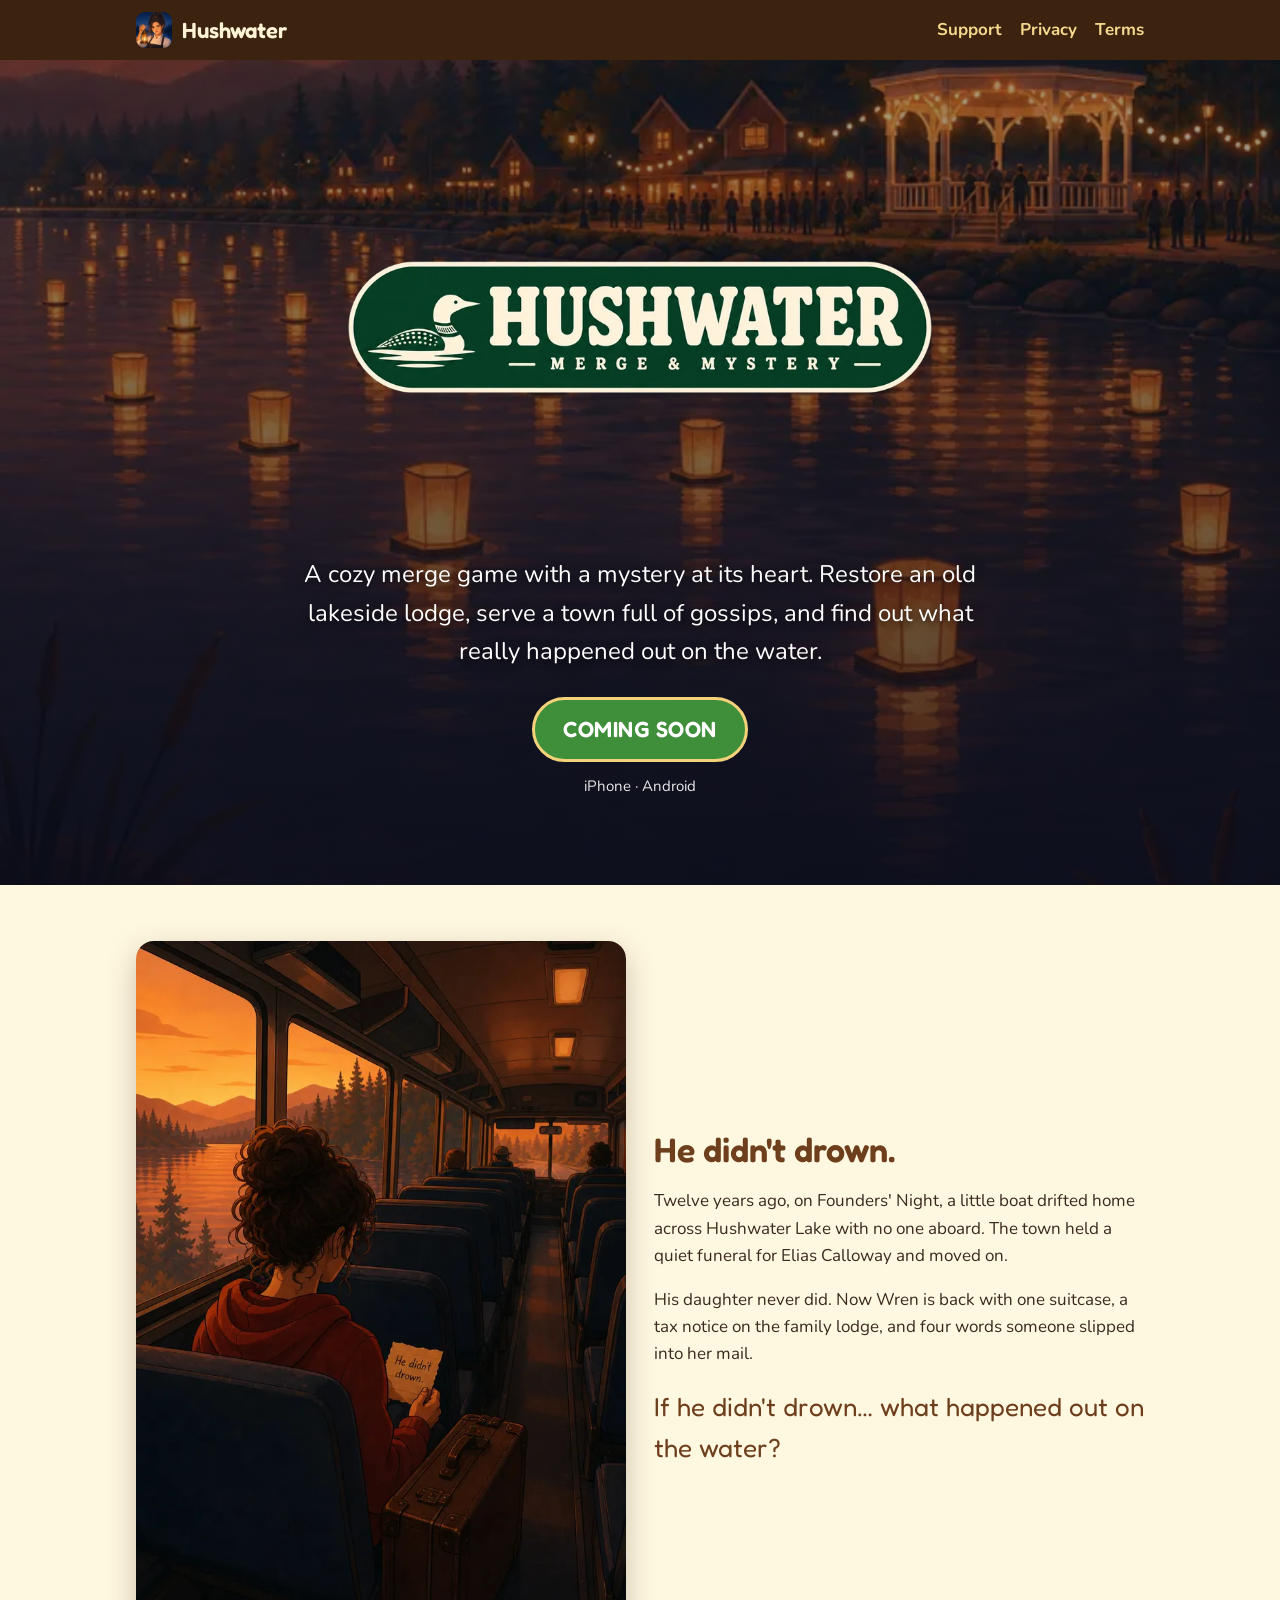
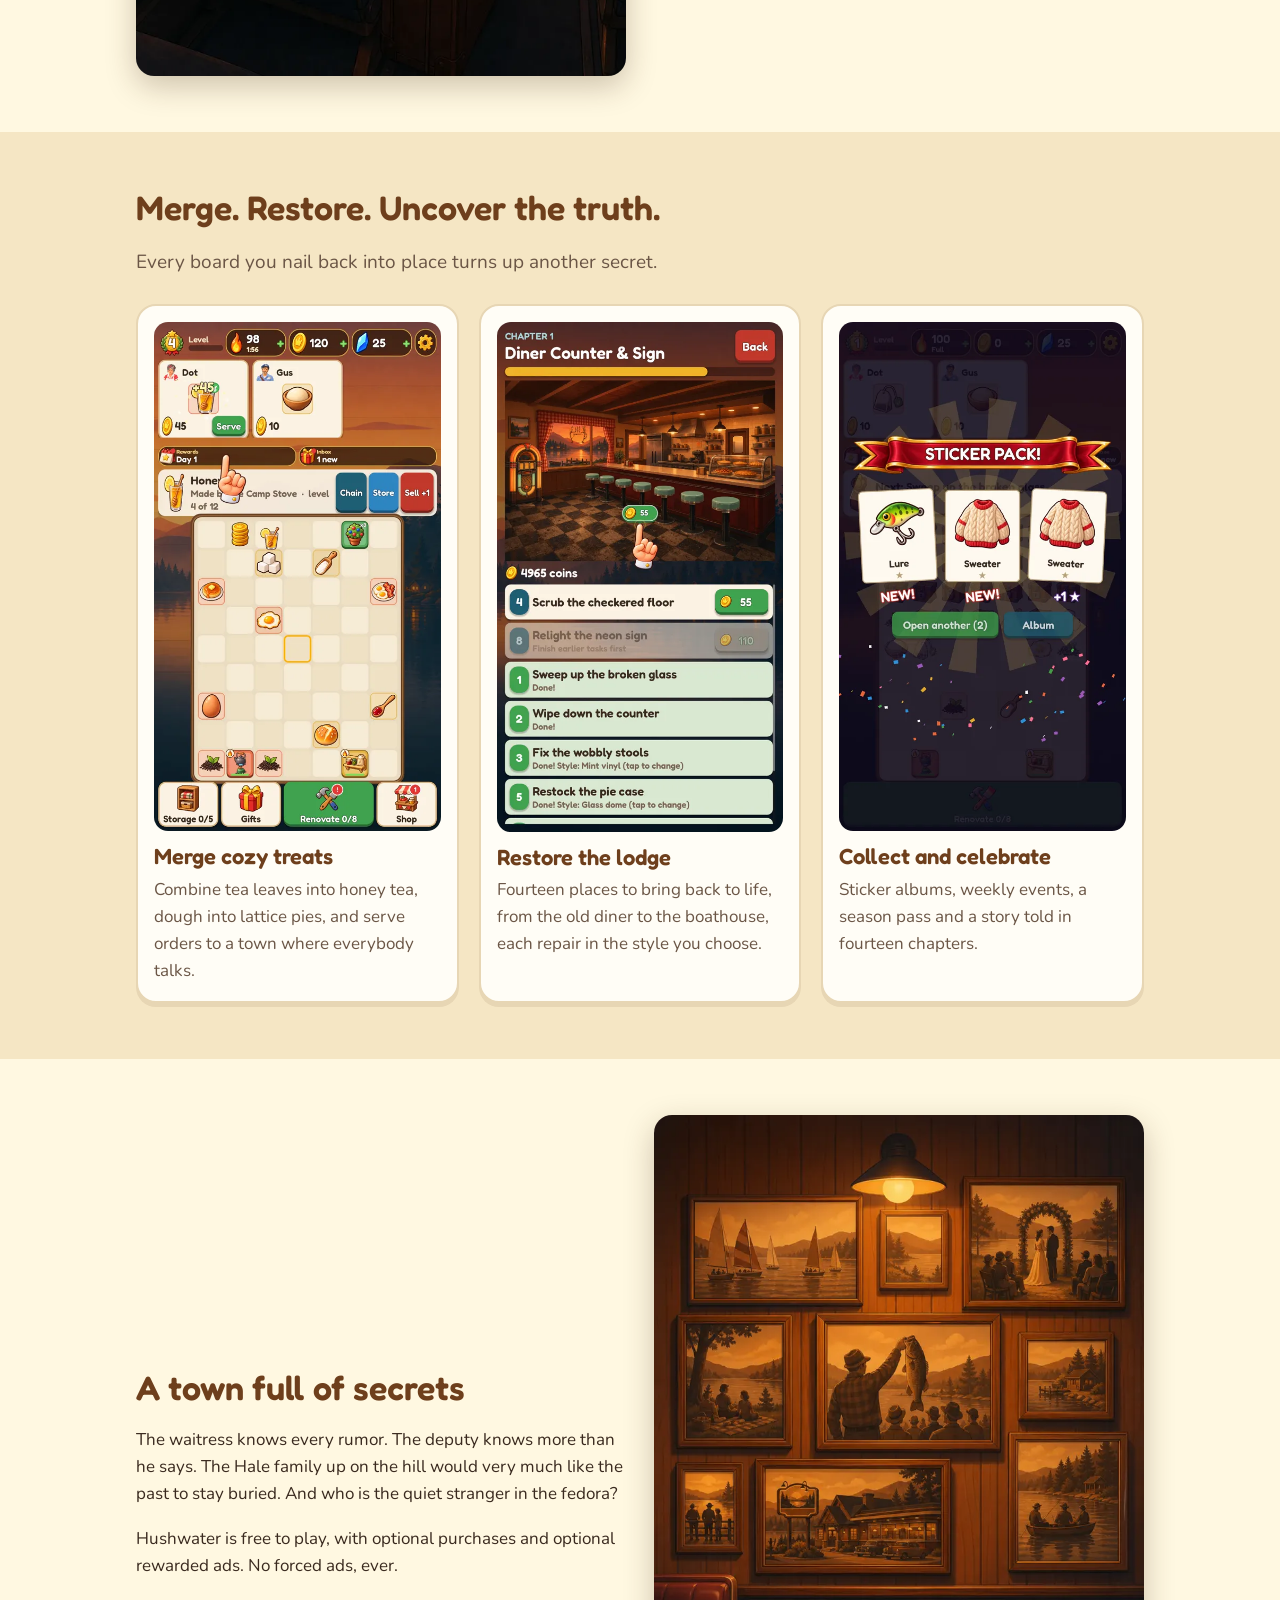
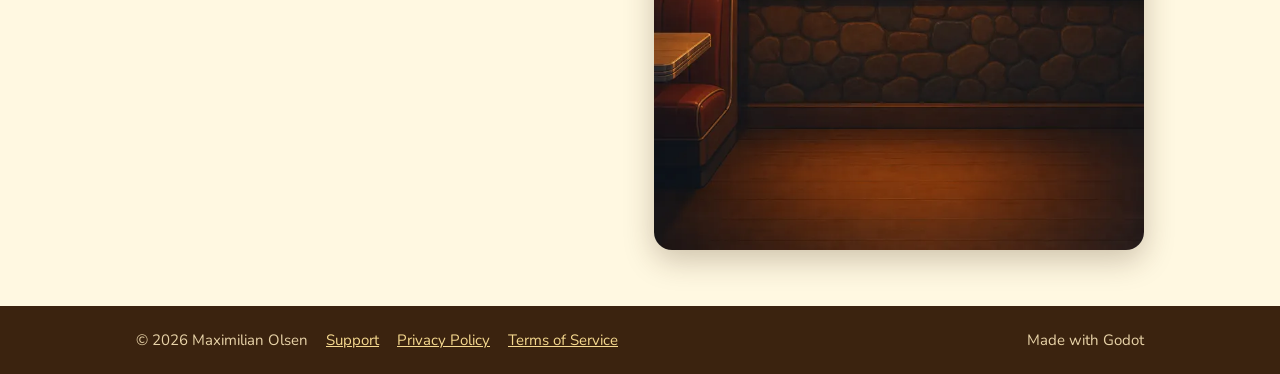
<file: index.html>
<!doctype html>
<html lang="en">
<head>
<meta charset="utf-8">
<meta name="viewport" content="width=device-width, initial-scale=1">
<title>Hushwater: Merge &amp; Mystery</title>
<meta name="description" content="A cozy merge game with a mystery at its heart. Restore an old lakeside lodge, serve a town full of gossips, and find out what really happened to your father.">
<meta property="og:title" content="Hushwater: Merge &amp; Mystery">
<meta property="og:description" content="Merge. Restore. Uncover the truth. Coming soon to iPhone and Android.">
<meta property="og:image" content="https://hushwatergame.com/img/pro_festival.webp">
<link rel="icon" href="img/favicon.png">
<link rel="apple-touch-icon" href="img/icon-192.png">
<link rel="preconnect" href="https://fonts.googleapis.com">
<link rel="preconnect" href="https://fonts.gstatic.com" crossorigin>
<link href="https://fonts.googleapis.com/css2?family=Fredoka:wght@500;600&family=Nunito:wght@400;700;800&display=swap" rel="stylesheet">
<link rel="stylesheet" href="style.css">
</head>
<body>
<header class="top"><div class="in">
  <a class="brand" href="./"><img src="img/icon-192.png" alt="">Hushwater</a>
  <nav><a href="support.html">Support</a><a href="privacy.html">Privacy</a><a href="terms.html">Terms</a></nav>
</div></header>

<main>
<section class="hero"><div class="in">
  <img class="logo" src="img/logo.webp" alt="Hushwater: Merge &amp; Mystery">
  <p class="tag">A cozy merge game with a mystery at its heart. Restore an old lakeside lodge, serve a town full of gossips, and find out what really happened out on the water.</p>
  <span class="badge">COMING SOON</span>
  <p class="small">iPhone · Android</p>
</div></section>

<section class="sec"><div class="story">
  <img src="img/pro_bus.webp" alt="Wren on the bus, holding a note that says: He didn't drown." loading="lazy">
  <div>
    <h2>He didn't drown.</h2>
    <p>Twelve years ago, on Founders' Night, a little boat drifted home across Hushwater Lake with no one aboard. The town held a quiet funeral for Elias Calloway and moved on.</p>
    <p>His daughter never did. Now Wren is back with one suitcase, a tax notice on the family lodge, and four words someone slipped into her mail.</p>
    <p class="quote">If he didn't drown… what happened out on the water?</p>
  </div>
</div></section>

<section class="band"><div class="sec">
  <h2>Merge. Restore. Uncover the truth.</h2>
  <p class="lead">Every board you nail back into place turns up another secret.</p>
  <div class="features">
    <div class="card"><img src="img/shot_board.webp" alt="The merge board with orders from the townsfolk" loading="lazy"><h3>Merge cozy treats</h3><p>Combine tea leaves into honey tea, dough into lattice pies, and serve orders to a town where everybody talks.</p></div>
    <div class="card"><img src="img/shot_renov.webp" alt="Restoring the diner counter" loading="lazy"><h3>Restore the lodge</h3><p>Fourteen places to bring back to life, from the old diner to the boathouse, each repair in the style you choose.</p></div>
    <div class="card"><img src="img/shot_pack.webp" alt="Opening a sticker pack" loading="lazy"><h3>Collect and celebrate</h3><p>Sticker albums, weekly events, a season pass and a story told in fourteen chapters.</p></div>
  </div>
</div></section>

<section class="sec"><div class="story">
  <div>
    <h2>A town full of secrets</h2>
    <p>The waitress knows every rumor. The deputy knows more than he says. The Hale family up on the hill would very much like the past to stay buried. And who is the quiet stranger in the fedora?</p>
    <p>Hushwater is free to play, with optional purchases and optional rewarded ads. No forced ads, ever.</p>
  </div>
  <img src="img/ch3_photos.webp" alt="Old photographs on the diner wall" loading="lazy">
</div></section>
</main>

<footer><div class="in">
  <span>© 2026 Maximilian Olsen</span>
  <a href="support.html">Support</a><a href="privacy.html">Privacy Policy</a><a href="terms.html">Terms of Service</a>
  <span class="right">Made with Godot</span>
</div></footer>
</body>
</html>
</file>
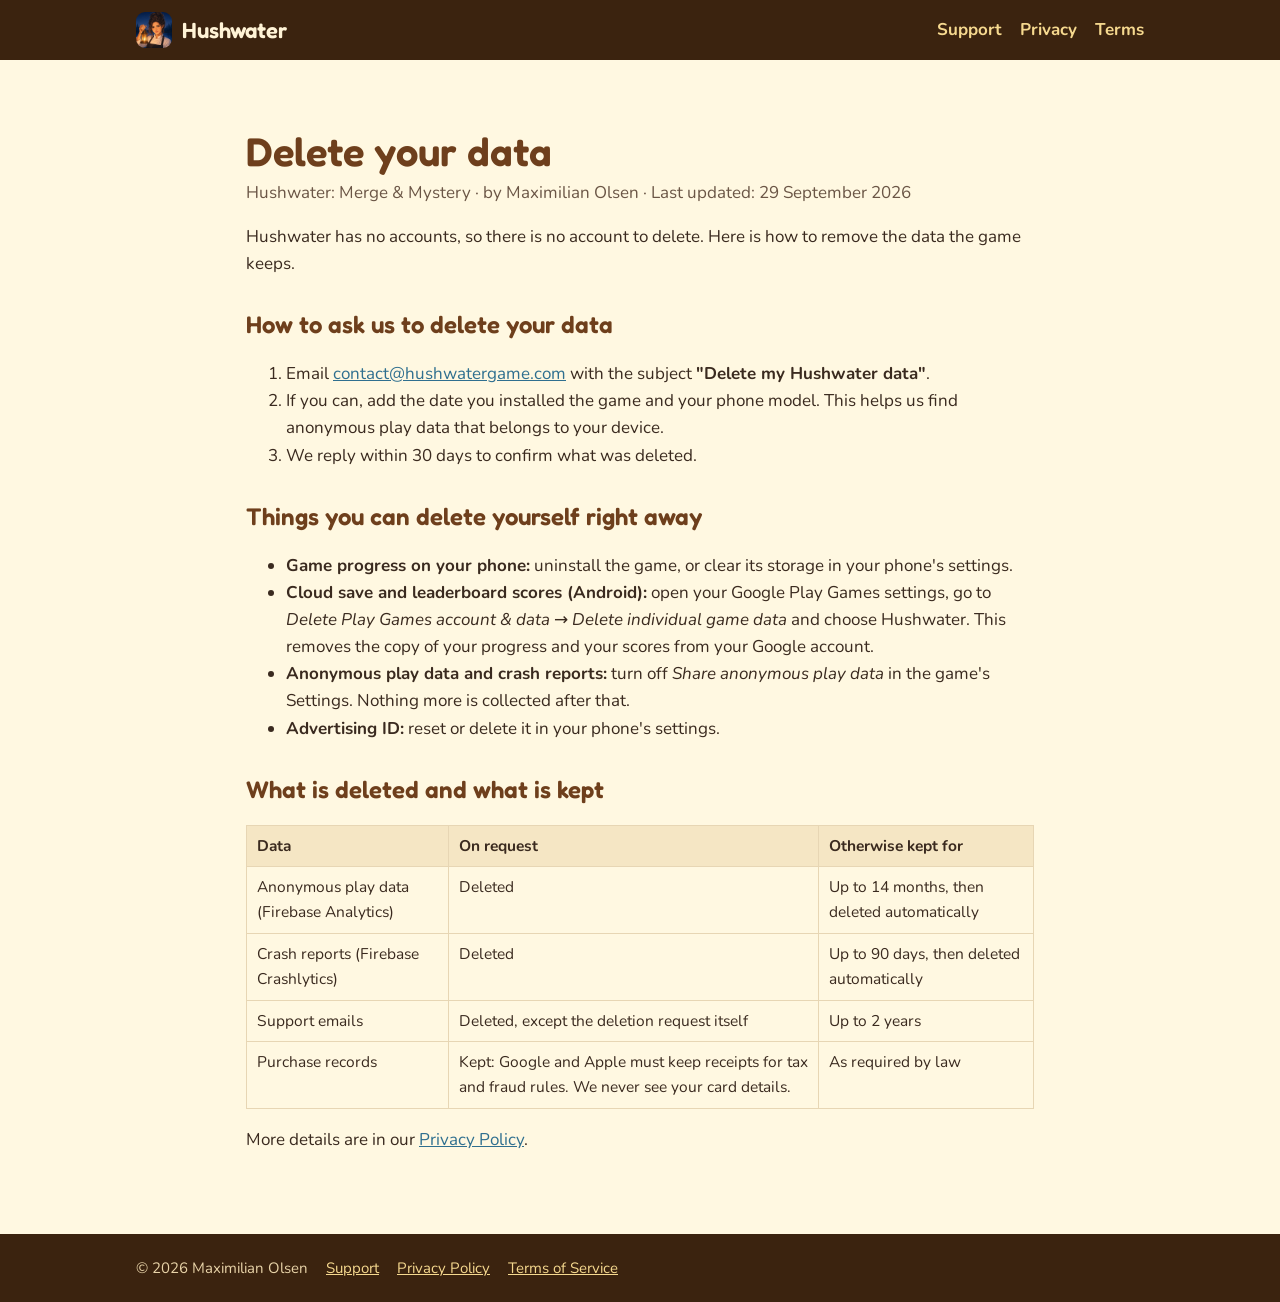
<file: delete-data.html>
<!doctype html>
<html lang="en">
<head>
<meta charset="utf-8">
<meta name="viewport" content="width=device-width, initial-scale=1">
<title>Delete Your Data – Hushwater</title>
<link rel="icon" href="img/favicon.png">
<link rel="preconnect" href="https://fonts.googleapis.com">
<link rel="preconnect" href="https://fonts.gstatic.com" crossorigin>
<link href="https://fonts.googleapis.com/css2?family=Fredoka:wght@500;600&family=Nunito:wght@400;700;800&display=swap" rel="stylesheet">
<link rel="stylesheet" href="style.css">
</head>
<body>
<header class="top"><div class="in">
  <a class="brand" href="./"><img src="img/icon-192.png" alt="">Hushwater</a>
  <nav><a href="support.html">Support</a><a href="privacy.html">Privacy</a><a href="terms.html">Terms</a></nav>
</div></header>

<main class="doc">
<h1>Delete your data</h1>
<p class="meta">Hushwater: Merge &amp; Mystery · by Maximilian Olsen · Last updated: 29 September 2026</p>

<p>Hushwater has no accounts, so there is no account to delete. Here is how to remove the data the game keeps.</p>

<h2>How to ask us to delete your data</h2>
<ol>
  <li>Email <a href="mailto:contact@hushwatergame.com?subject=Delete%20my%20Hushwater%20data">contact@hushwatergame.com</a> with the subject <strong>"Delete my Hushwater data"</strong>.</li>
  <li>If you can, add the date you installed the game and your phone model. This helps us find anonymous play data that belongs to your device.</li>
  <li>We reply within 30 days to confirm what was deleted.</li>
</ol>

<h2>Things you can delete yourself right away</h2>
<ul>
  <li><strong>Game progress on your phone:</strong> uninstall the game, or clear its storage in your phone's settings.</li>
  <li><strong>Cloud save and leaderboard scores (Android):</strong> open your Google Play Games settings, go to <em>Delete Play Games account &amp; data</em> → <em>Delete individual game data</em> and choose Hushwater. This removes the copy of your progress and your scores from your Google account.</li>
  <li><strong>Anonymous play data and crash reports:</strong> turn off <em>Share anonymous play data</em> in the game's Settings. Nothing more is collected after that.</li>
  <li><strong>Advertising ID:</strong> reset or delete it in your phone's settings.</li>
</ul>

<h2>What is deleted and what is kept</h2>
<table>
<tr><th>Data</th><th>On request</th><th>Otherwise kept for</th></tr>
<tr><td>Anonymous play data (Firebase Analytics)</td><td>Deleted</td><td>Up to 14 months, then deleted automatically</td></tr>
<tr><td>Crash reports (Firebase Crashlytics)</td><td>Deleted</td><td>Up to 90 days, then deleted automatically</td></tr>
<tr><td>Support emails</td><td>Deleted, except the deletion request itself</td><td>Up to 2 years</td></tr>
<tr><td>Purchase records</td><td>Kept: Google and Apple must keep receipts for tax and fraud rules. We never see your card details.</td><td>As required by law</td></tr>
</table>
<p>More details are in our <a href="privacy.html">Privacy Policy</a>.</p>
</main>

<footer><div class="in">
  <span>© 2026 Maximilian Olsen</span>
  <a href="support.html">Support</a><a href="privacy.html">Privacy Policy</a><a href="terms.html">Terms of Service</a>
</div></footer>
</body>
</html>
</file>
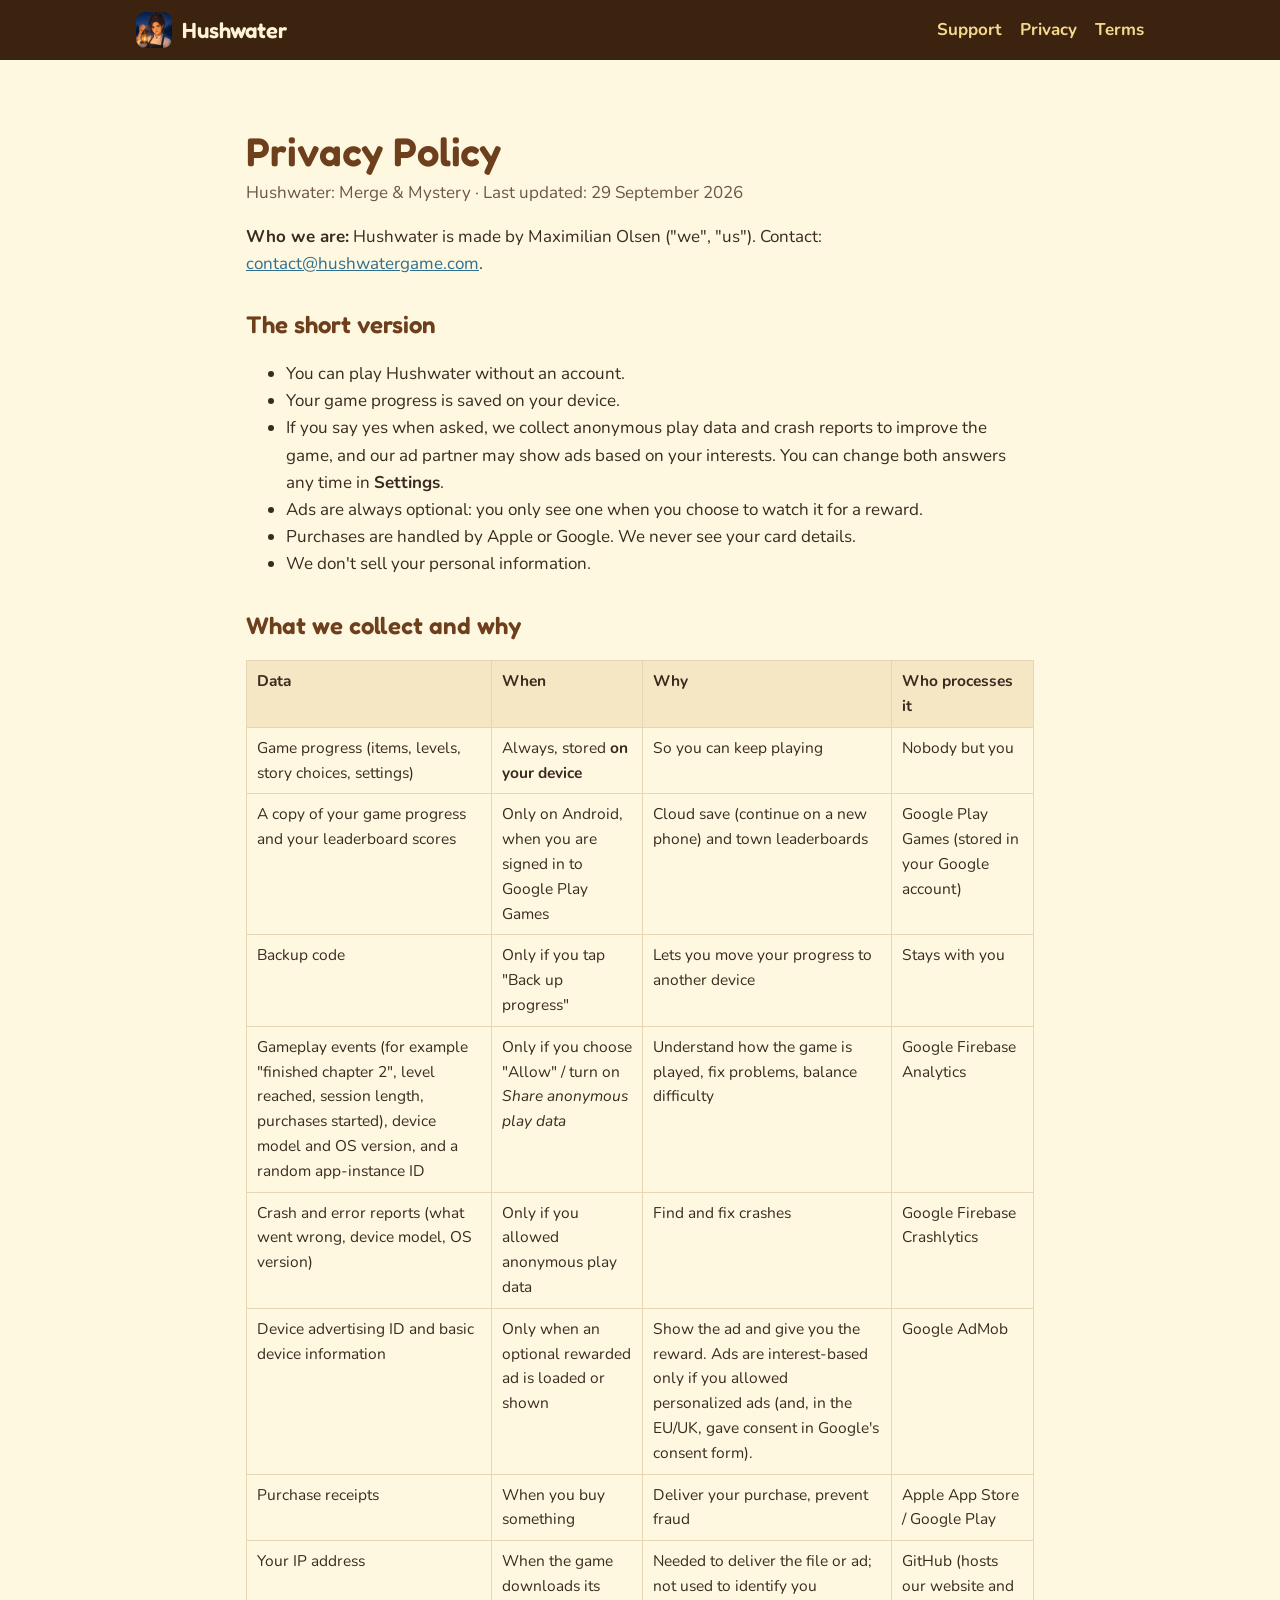
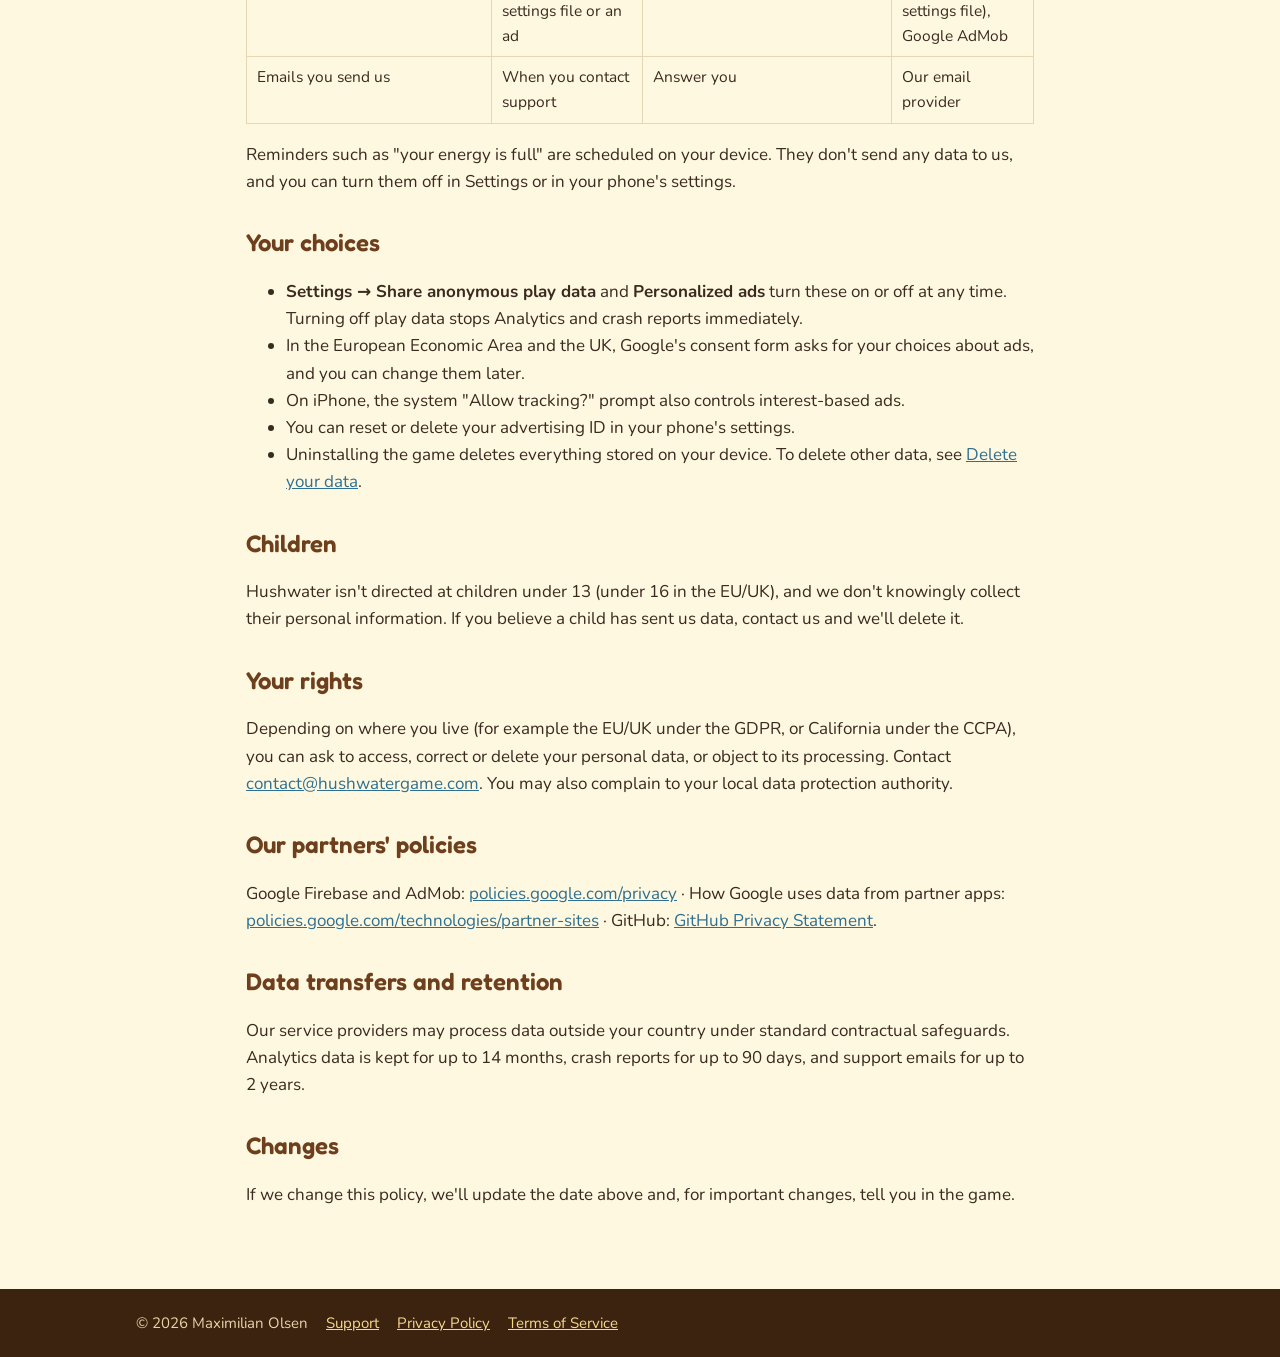
<file: privacy.html>
<!doctype html>
<html lang="en">
<head>
<meta charset="utf-8">
<meta name="viewport" content="width=device-width, initial-scale=1">
<title>Privacy Policy – Hushwater</title>
<link rel="icon" href="img/favicon.png">
<link rel="preconnect" href="https://fonts.googleapis.com">
<link rel="preconnect" href="https://fonts.gstatic.com" crossorigin>
<link href="https://fonts.googleapis.com/css2?family=Fredoka:wght@500;600&family=Nunito:wght@400;700;800&display=swap" rel="stylesheet">
<link rel="stylesheet" href="style.css">
</head>
<body>
<header class="top"><div class="in">
  <a class="brand" href="./"><img src="img/icon-192.png" alt="">Hushwater</a>
  <nav><a href="support.html">Support</a><a href="privacy.html">Privacy</a><a href="terms.html">Terms</a></nav>
</div></header>

<main class="doc">
<h1>Privacy Policy</h1>
<p class="meta">Hushwater: Merge &amp; Mystery · Last updated: 29 September 2026</p>

<p><strong>Who we are:</strong> Hushwater is made by Maximilian Olsen ("we", "us"). Contact: <a href="mailto:contact@hushwatergame.com">contact@hushwatergame.com</a>.</p>

<h2>The short version</h2>
<ul>
  <li>You can play Hushwater without an account.</li>
  <li>Your game progress is saved on your device.</li>
  <li>If you say yes when asked, we collect anonymous play data and crash reports to improve the game, and our ad partner may show ads based on your interests. You can change both answers any time in <strong>Settings</strong>.</li>
  <li>Ads are always optional: you only see one when you choose to watch it for a reward.</li>
  <li>Purchases are handled by Apple or Google. We never see your card details.</li>
  <li>We don't sell your personal information.</li>
</ul>

<h2>What we collect and why</h2>
<table>
<tr><th>Data</th><th>When</th><th>Why</th><th>Who processes it</th></tr>
<tr><td>Game progress (items, levels, story choices, settings)</td><td>Always, stored <strong>on your device</strong></td><td>So you can keep playing</td><td>Nobody but you</td></tr>
<tr><td>A copy of your game progress and your leaderboard scores</td><td>Only on Android, when you are signed in to Google Play Games</td><td>Cloud save (continue on a new phone) and town leaderboards</td><td>Google Play Games (stored in your Google account)</td></tr>
<tr><td>Backup code</td><td>Only if you tap "Back up progress"</td><td>Lets you move your progress to another device</td><td>Stays with you</td></tr>
<tr><td>Gameplay events (for example "finished chapter 2", level reached, session length, purchases started), device model and OS version, and a random app-instance ID</td><td>Only if you choose "Allow" / turn on <em>Share anonymous play data</em></td><td>Understand how the game is played, fix problems, balance difficulty</td><td>Google Firebase Analytics</td></tr>
<tr><td>Crash and error reports (what went wrong, device model, OS version)</td><td>Only if you allowed anonymous play data</td><td>Find and fix crashes</td><td>Google Firebase Crashlytics</td></tr>
<tr><td>Device advertising ID and basic device information</td><td>Only when an optional rewarded ad is loaded or shown</td><td>Show the ad and give you the reward. Ads are interest-based only if you allowed personalized ads (and, in the EU/UK, gave consent in Google's consent form).</td><td>Google AdMob</td></tr>
<tr><td>Purchase receipts</td><td>When you buy something</td><td>Deliver your purchase, prevent fraud</td><td>Apple App Store / Google Play</td></tr>
<tr><td>Your IP address</td><td>When the game downloads its settings file or an ad</td><td>Needed to deliver the file or ad; not used to identify you</td><td>GitHub (hosts our website and settings file), Google AdMob</td></tr>
<tr><td>Emails you send us</td><td>When you contact support</td><td>Answer you</td><td>Our email provider</td></tr>
</table>
<p>Reminders such as "your energy is full" are scheduled on your device. They don't send any data to us, and you can turn them off in Settings or in your phone's settings.</p>

<h2>Your choices</h2>
<ul>
  <li><strong>Settings → Share anonymous play data</strong> and <strong>Personalized ads</strong> turn these on or off at any time. Turning off play data stops Analytics and crash reports immediately.</li>
  <li>In the European Economic Area and the UK, Google's consent form asks for your choices about ads, and you can change them later.</li>
  <li>On iPhone, the system "Allow tracking?" prompt also controls interest-based ads.</li>
  <li>You can reset or delete your advertising ID in your phone's settings.</li>
  <li>Uninstalling the game deletes everything stored on your device. To delete other data, see <a href="delete-data.html">Delete your data</a>.</li>
</ul>

<h2>Children</h2>
<p>Hushwater isn't directed at children under 13 (under 16 in the EU/UK), and we don't knowingly collect their personal information. If you believe a child has sent us data, contact us and we'll delete it.</p>

<h2>Your rights</h2>
<p>Depending on where you live (for example the EU/UK under the GDPR, or California under the CCPA), you can ask to access, correct or delete your personal data, or object to its processing. Contact <a href="mailto:contact@hushwatergame.com">contact@hushwatergame.com</a>. You may also complain to your local data protection authority.</p>

<h2>Our partners' policies</h2>
<p>Google Firebase and AdMob: <a href="https://policies.google.com/privacy" rel="noopener">policies.google.com/privacy</a> · How Google uses data from partner apps: <a href="https://policies.google.com/technologies/partner-sites" rel="noopener">policies.google.com/technologies/partner-sites</a> · GitHub: <a href="https://docs.github.com/site-policy/privacy-policies/github-general-privacy-statement" rel="noopener">GitHub Privacy Statement</a>.</p>

<h2>Data transfers and retention</h2>
<p>Our service providers may process data outside your country under standard contractual safeguards. Analytics data is kept for up to 14 months, crash reports for up to 90 days, and support emails for up to 2 years.</p>

<h2>Changes</h2>
<p>If we change this policy, we'll update the date above and, for important changes, tell you in the game.</p>
</main>

<footer><div class="in">
  <span>© 2026 Maximilian Olsen</span>
  <a href="support.html">Support</a><a href="privacy.html">Privacy Policy</a><a href="terms.html">Terms of Service</a>
</div></footer>
</body>
</html>
</file>
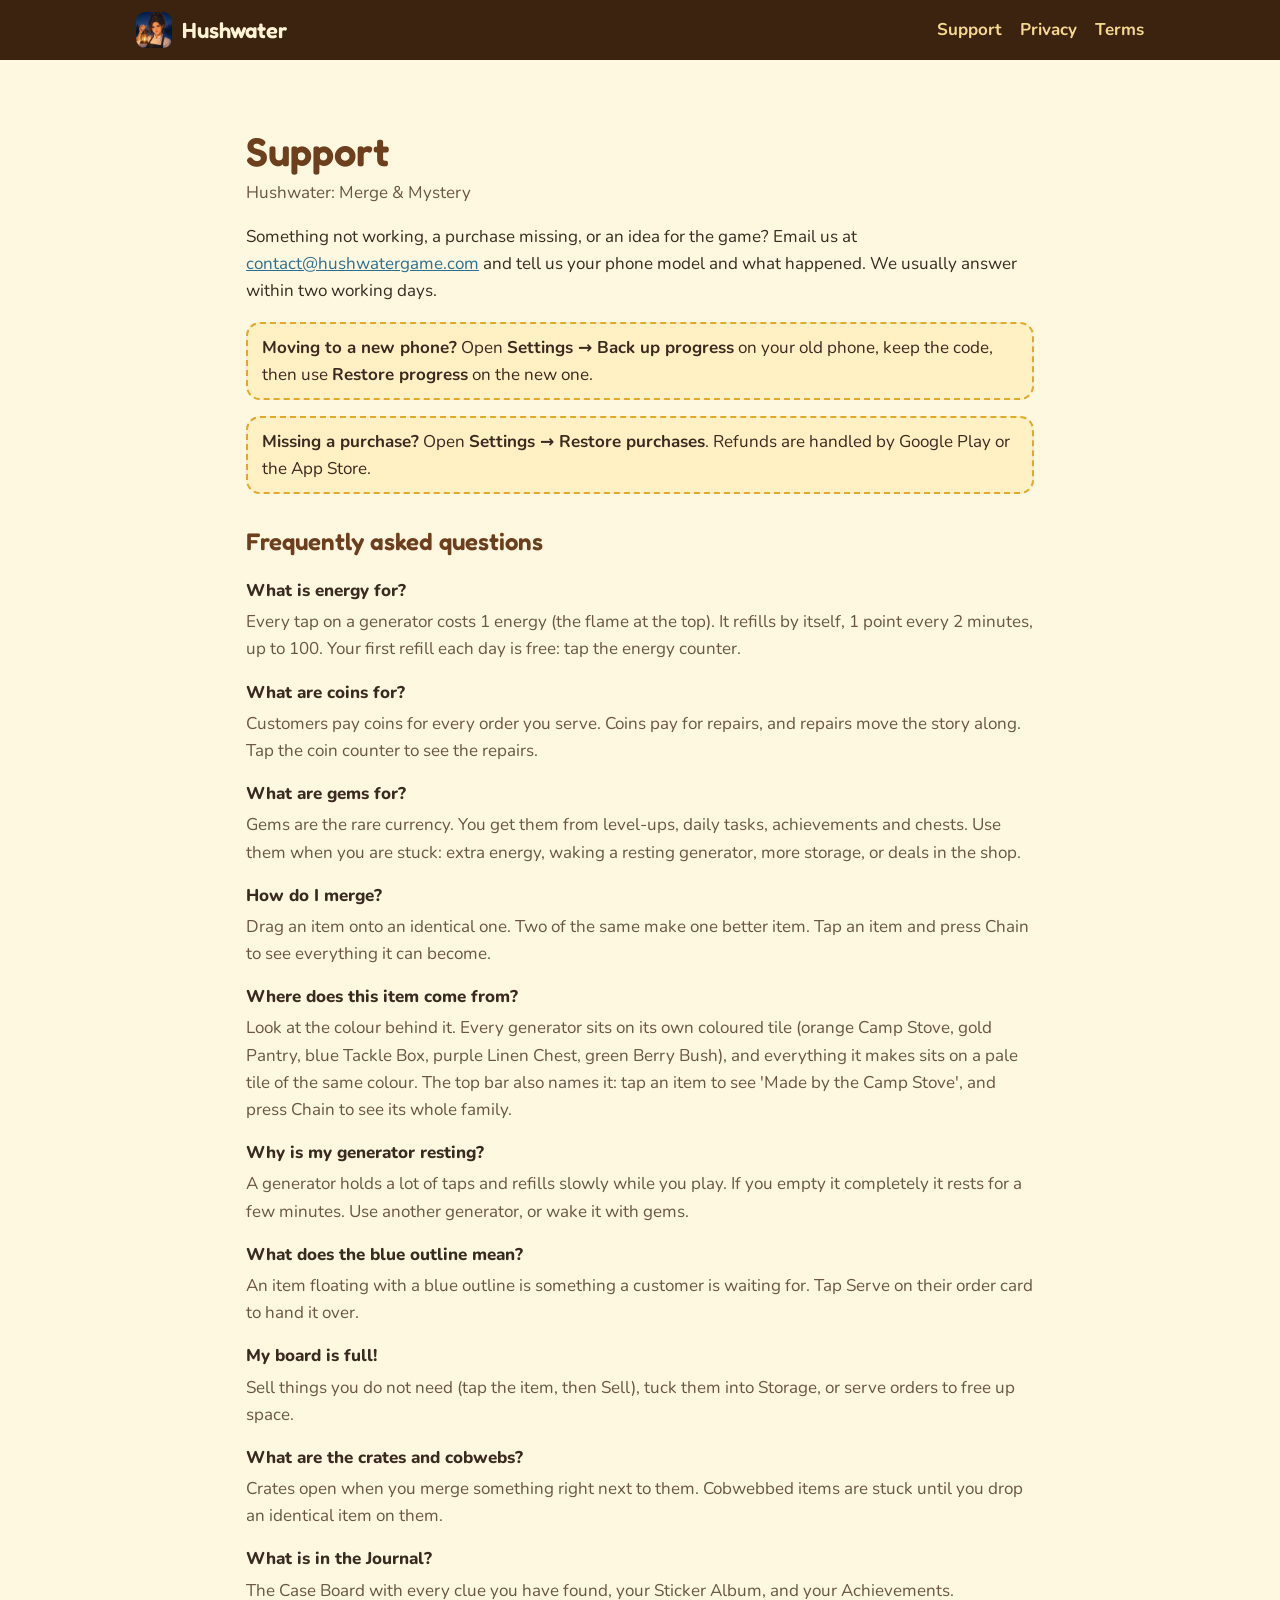
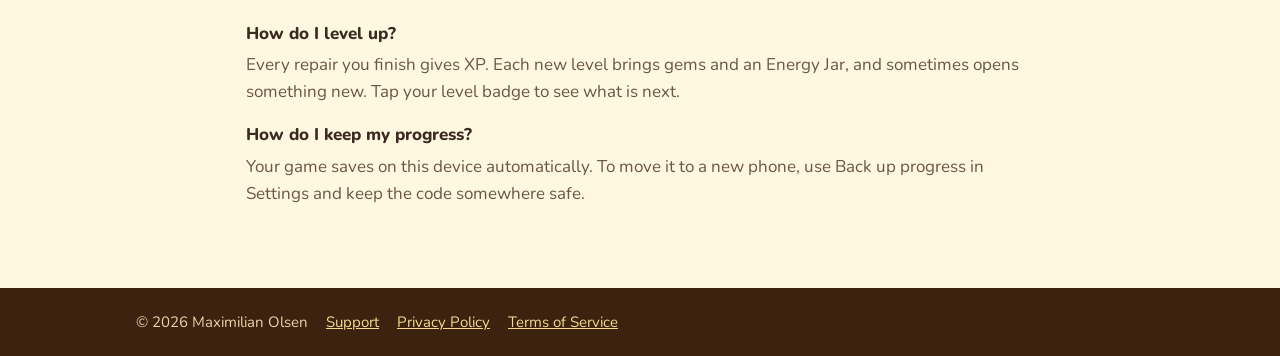
<file: support.html>
<!doctype html>
<html lang="en">
<head>
<meta charset="utf-8">
<meta name="viewport" content="width=device-width, initial-scale=1">
<title>Support – Hushwater</title>
<link rel="icon" href="img/favicon.png">
<link rel="preconnect" href="https://fonts.googleapis.com">
<link rel="preconnect" href="https://fonts.gstatic.com" crossorigin>
<link href="https://fonts.googleapis.com/css2?family=Fredoka:wght@500;600&family=Nunito:wght@400;700;800&display=swap" rel="stylesheet">
<link rel="stylesheet" href="style.css">
</head>
<body>
<header class="top"><div class="in">
  <a class="brand" href="./"><img src="img/icon-192.png" alt="">Hushwater</a>
  <nav><a href="support.html">Support</a><a href="privacy.html">Privacy</a><a href="terms.html">Terms</a></nav>
</div></header>

<main class="doc">
<h1>Support</h1>
<p class="meta">Hushwater: Merge &amp; Mystery</p>
<p>Something not working, a purchase missing, or an idea for the game? Email us at <a href="mailto:contact@hushwatergame.com">contact@hushwatergame.com</a> and tell us your phone model and what happened. We usually answer within two working days.</p>
<div class="note"><strong>Moving to a new phone?</strong> Open <strong>Settings → Back up progress</strong> on your old phone, keep the code, then use <strong>Restore progress</strong> on the new one.</div>
<div class="note"><strong>Missing a purchase?</strong> Open <strong>Settings → Restore purchases</strong>. Refunds are handled by Google Play or the App Store.</div>

<h2>Frequently asked questions</h2>
<dl class="faq">
  <dt>What is energy for?</dt>
  <dd>Every tap on a generator costs 1 energy (the flame at the top). It refills by itself, 1 point every 2 minutes, up to 100. Your first refill each day is free: tap the energy counter.</dd>
  <dt>What are coins for?</dt>
  <dd>Customers pay coins for every order you serve. Coins pay for repairs, and repairs move the story along. Tap the coin counter to see the repairs.</dd>
  <dt>What are gems for?</dt>
  <dd>Gems are the rare currency. You get them from level-ups, daily tasks, achievements and chests. Use them when you are stuck: extra energy, waking a resting generator, more storage, or deals in the shop.</dd>
  <dt>How do I merge?</dt>
  <dd>Drag an item onto an identical one. Two of the same make one better item. Tap an item and press Chain to see everything it can become.</dd>
  <dt>Where does this item come from?</dt>
  <dd>Look at the colour behind it. Every generator sits on its own coloured tile (orange Camp Stove, gold Pantry, blue Tackle Box, purple Linen Chest, green Berry Bush), and everything it makes sits on a pale tile of the same colour. The top bar also names it: tap an item to see 'Made by the Camp Stove', and press Chain to see its whole family.</dd>
  <dt>Why is my generator resting?</dt>
  <dd>A generator holds a lot of taps and refills slowly while you play. If you empty it completely it rests for a few minutes. Use another generator, or wake it with gems.</dd>
  <dt>What does the blue outline mean?</dt>
  <dd>An item floating with a blue outline is something a customer is waiting for. Tap Serve on their order card to hand it over.</dd>
  <dt>My board is full!</dt>
  <dd>Sell things you do not need (tap the item, then Sell), tuck them into Storage, or serve orders to free up space.</dd>
  <dt>What are the crates and cobwebs?</dt>
  <dd>Crates open when you merge something right next to them. Cobwebbed items are stuck until you drop an identical item on them.</dd>
  <dt>What is in the Journal?</dt>
  <dd>The Case Board with every clue you have found, your Sticker Album, and your Achievements.</dd>
  <dt>How do I level up?</dt>
  <dd>Every repair you finish gives XP. Each new level brings gems and an Energy Jar, and sometimes opens something new. Tap your level badge to see what is next.</dd>
  <dt>How do I keep my progress?</dt>
  <dd>Your game saves on this device automatically. To move it to a new phone, use Back up progress in Settings and keep the code somewhere safe.</dd>
</dl>
</main>

<footer><div class="in">
  <span>© 2026 Maximilian Olsen</span>
  <a href="support.html">Support</a><a href="privacy.html">Privacy Policy</a><a href="terms.html">Terms of Service</a>
</div></footer>
</body>
</html>
</file>
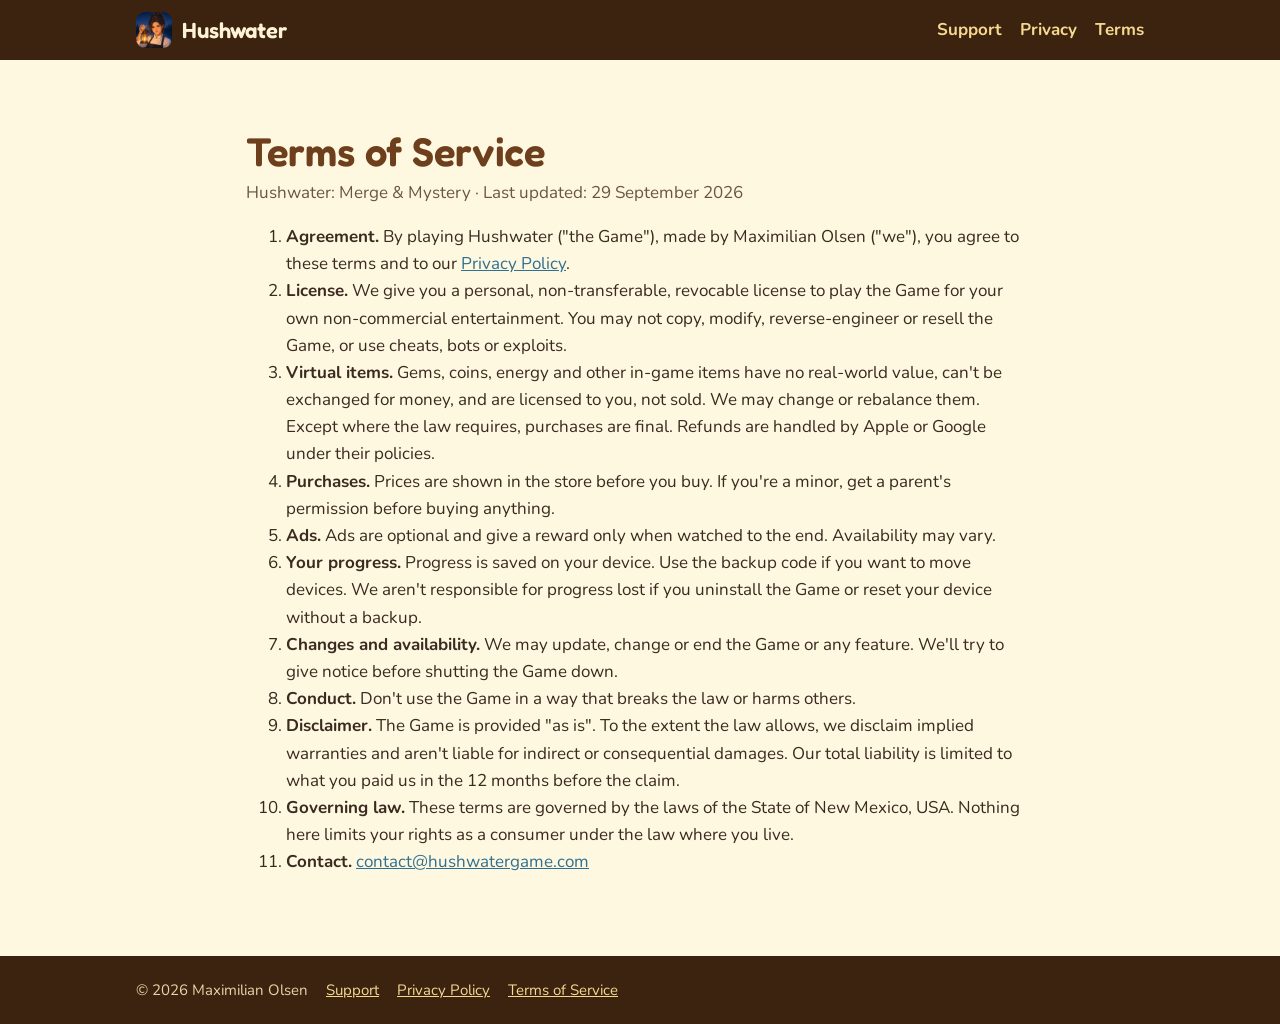
<file: terms.html>
<!doctype html>
<html lang="en">
<head>
<meta charset="utf-8">
<meta name="viewport" content="width=device-width, initial-scale=1">
<title>Terms of Service – Hushwater</title>
<link rel="icon" href="img/favicon.png">
<link rel="preconnect" href="https://fonts.googleapis.com">
<link rel="preconnect" href="https://fonts.gstatic.com" crossorigin>
<link href="https://fonts.googleapis.com/css2?family=Fredoka:wght@500;600&family=Nunito:wght@400;700;800&display=swap" rel="stylesheet">
<link rel="stylesheet" href="style.css">
</head>
<body>
<header class="top"><div class="in">
  <a class="brand" href="./"><img src="img/icon-192.png" alt="">Hushwater</a>
  <nav><a href="support.html">Support</a><a href="privacy.html">Privacy</a><a href="terms.html">Terms</a></nav>
</div></header>

<main class="doc">
<h1>Terms of Service</h1>
<p class="meta">Hushwater: Merge &amp; Mystery · Last updated: 29 September 2026</p>

<ol>
  <li><strong>Agreement.</strong> By playing Hushwater ("the Game"), made by Maximilian Olsen ("we"), you agree to these terms and to our <a href="privacy.html">Privacy Policy</a>.</li>
  <li><strong>License.</strong> We give you a personal, non-transferable, revocable license to play the Game for your own non-commercial entertainment. You may not copy, modify, reverse-engineer or resell the Game, or use cheats, bots or exploits.</li>
  <li><strong>Virtual items.</strong> Gems, coins, energy and other in-game items have no real-world value, can't be exchanged for money, and are licensed to you, not sold. We may change or rebalance them. Except where the law requires, purchases are final. Refunds are handled by Apple or Google under their policies.</li>
  <li><strong>Purchases.</strong> Prices are shown in the store before you buy. If you're a minor, get a parent's permission before buying anything.</li>
  <li><strong>Ads.</strong> Ads are optional and give a reward only when watched to the end. Availability may vary.</li>
  <li><strong>Your progress.</strong> Progress is saved on your device. Use the backup code if you want to move devices. We aren't responsible for progress lost if you uninstall the Game or reset your device without a backup.</li>
  <li><strong>Changes and availability.</strong> We may update, change or end the Game or any feature. We'll try to give notice before shutting the Game down.</li>
  <li><strong>Conduct.</strong> Don't use the Game in a way that breaks the law or harms others.</li>
  <li><strong>Disclaimer.</strong> The Game is provided "as is". To the extent the law allows, we disclaim implied warranties and aren't liable for indirect or consequential damages. Our total liability is limited to what you paid us in the 12 months before the claim.</li>
  <li><strong>Governing law.</strong> These terms are governed by the laws of the State of New Mexico, USA. Nothing here limits your rights as a consumer under the law where you live.</li>
  <li><strong>Contact.</strong> <a href="mailto:contact@hushwatergame.com">contact@hushwatergame.com</a></li>
</ol>
</main>

<footer><div class="in">
  <span>© 2026 Maximilian Olsen</span>
  <a href="support.html">Support</a><a href="privacy.html">Privacy Policy</a><a href="terms.html">Terms of Service</a>
</div></footer>
</body>
</html>
</file>
<file: style.css>
/* Hushwater website: same cozy palette as the game (cream cards, warm wood, lake blue, gold). */
:root {
  --cream: #fff8e1;
  --paper: #fffdf6;
  --ink: #3a2a1f;
  --ink-soft: #6b5646;
  --wood: #6e3f1c;
  --wood-dark: #3b230f;
  --gold: #e2a92a;
  --lake: #2f6f8f;
  --green: #3f8f3a;
  --line: #e7d6b4;
}
* { box-sizing: border-box; }
html { -webkit-text-size-adjust: 100%; }
body {
  margin: 0;
  font-family: "Nunito", system-ui, -apple-system, "Segoe UI", sans-serif;
  color: var(--ink);
  background: var(--cream);
  line-height: 1.6;
  font-size: 17px;
}
h1, h2, h3, .brand, .btn { font-family: "Fredoka", "Nunito", system-ui, sans-serif; font-weight: 600; line-height: 1.2; }
a { color: var(--lake); }
img { max-width: 100%; display: block; }

/* ---- top bar */
.top {
  background: var(--wood-dark);
  color: #fff3d6;
}
.top .in { max-width: 1040px; margin: 0 auto; padding: 12px 16px; display: flex; align-items: center; gap: 14px; flex-wrap: wrap; }
.brand { display: flex; align-items: center; gap: 10px; color: #fff3d6; text-decoration: none; font-size: 22px; }
.brand img { width: 36px; height: 36px; border-radius: 9px; }
.top nav { margin-left: auto; display: flex; gap: 18px; flex-wrap: wrap; }
.top nav a { color: #f6d98f; text-decoration: none; font-weight: 700; }
.top nav a:hover { text-decoration: underline; }

/* ---- hero */
.hero {
  position: relative;
  color: #fff;
  background: #1c1a24 url("img/pro_festival.webp") center 60% / cover no-repeat;
}
.hero::before { content: ""; position: absolute; inset: 0; background: linear-gradient(180deg, rgba(10,10,25,.35), rgba(10,10,25,.75)); }
.hero .in { position: relative; max-width: 1040px; margin: 0 auto; padding: 64px 16px 72px; text-align: center; }
.hero .logo { width: min(620px, 92%); margin: 0 auto 18px; }
.hero p.tag { font-size: clamp(19px, 3.2vw, 24px); max-width: 720px; margin: 0 auto 26px; text-shadow: 0 2px 8px rgba(0,0,0,.6); }
.badge {
  display: inline-block; padding: 12px 28px; border-radius: 999px;
  background: var(--green); color: #fff; border: 3px solid #f3d27a;
  font-family: "Fredoka", sans-serif; font-size: 22px; font-weight: 600; letter-spacing: .5px;
}
.hero .small { margin-top: 12px; opacity: .9; font-size: 15px; }

/* ---- sections */
main { display: block; }
.sec { max-width: 1040px; margin: 0 auto; padding: 56px 16px; }
.sec h2 { font-size: clamp(26px, 4vw, 34px); color: var(--wood); margin: 0 0 12px; }
.lead { font-size: 19px; color: var(--ink-soft); max-width: 760px; }
.story { display: grid; grid-template-columns: 1fr 1fr; gap: 28px; align-items: center; }
.story img { border-radius: 18px; box-shadow: 0 10px 30px rgba(59,35,15,.25); }
.quote { font-family: "Fredoka", sans-serif; font-size: 26px; color: var(--wood); margin: 18px 0; }

.features { display: grid; grid-template-columns: repeat(3, 1fr); gap: 20px; margin-top: 26px; }
.card { background: var(--paper); border: 2px solid var(--line); border-radius: 20px; padding: 16px; box-shadow: 0 4px 0 var(--line); }
.card img { border-radius: 14px; margin-bottom: 12px; }
.card h3 { margin: 4px 0 6px; font-size: 22px; color: var(--wood); }
.card p { margin: 0; color: var(--ink-soft); }

.band { background: #f5e6c4; }

/* ---- documents (privacy, terms, support) */
.doc { max-width: 820px; margin: 0 auto; padding: 40px 16px 64px; }
.doc h1 { font-size: clamp(30px, 5vw, 40px); color: var(--wood); margin-bottom: 4px; }
.doc h2 { font-size: 24px; color: var(--wood); margin-top: 34px; }
.doc .meta { color: var(--ink-soft); margin-top: 0; }
.doc table { width: 100%; border-collapse: collapse; margin: 12px 0; font-size: 15.5px; display: block; overflow-x: auto; }
.doc th, .doc td { border: 1px solid var(--line); padding: 8px 10px; text-align: left; vertical-align: top; }
.doc th { background: #f5e6c4; }
.todo { background: #ffe9a8; border-radius: 6px; padding: 0 5px; font-weight: 700; }
.note { background: #fff1c4; border: 2px dashed var(--gold); border-radius: 14px; padding: 10px 14px; margin: 16px 0; }
.faq dt { font-weight: 800; margin-top: 16px; }
.faq dd { margin: 4px 0 0; color: var(--ink-soft); }

/* ---- footer */
footer { background: var(--wood-dark); color: #e8d3a8; }
footer .in { max-width: 1040px; margin: 0 auto; padding: 22px 16px; display: flex; gap: 18px; flex-wrap: wrap; font-size: 15px; }
footer a { color: #f6d98f; }
footer .right { margin-left: auto; }

@media (max-width: 760px) {
  .story, .features { grid-template-columns: 1fr; }
  .top nav { margin-left: 0; width: 100%; }
  .sec { padding: 40px 16px; }
  footer .right { margin-left: 0; }
}
</file>
